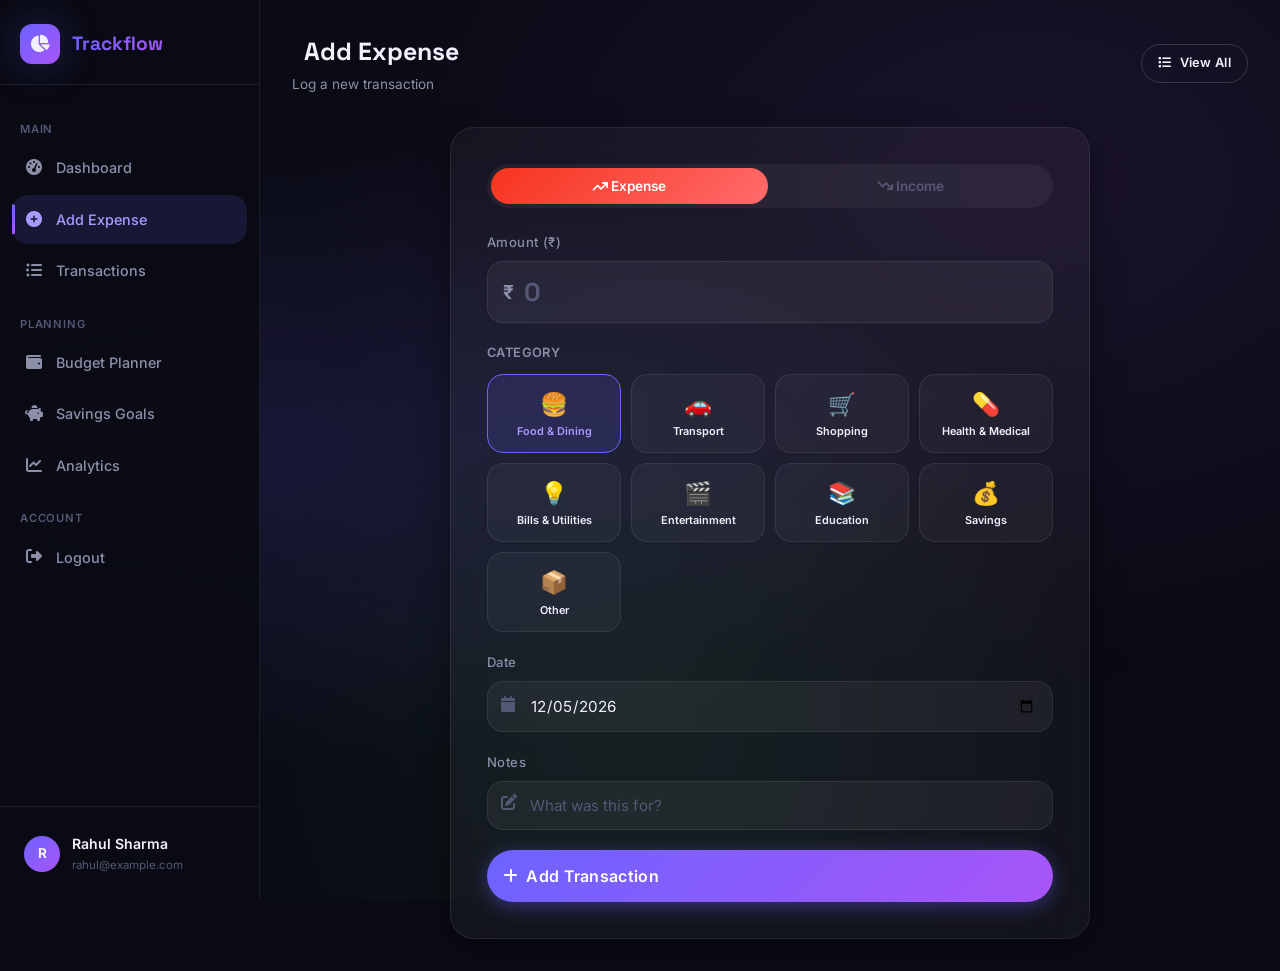
<file: Flowtracker/add-expense.html>
<!doctype html>
<html lang="en">
  <head>
    <meta charset="UTF-8" />
    <meta name="viewport" content="width=device-width, initial-scale=1.0" />
    <title>Add Expense – Trackflow</title>
    <link
      href="https://fonts.googleapis.com/css2?family=Inter:wght@300;400;500;600;700;800&family=Space+Grotesk:wght@400;500;600;700&display=swap"
      rel="stylesheet"
    />
    <link
      rel="stylesheet"
      href="https://cdnjs.cloudflare.com/ajax/libs/font-awesome/6.5.0/css/all.min.css"
    />
    <link rel="stylesheet" href="css/style.css" />
    <style>
      .form-card {
        max-width: 640px;
        margin: 0 auto;
        padding: 36px;
      }
      /* Plain wrapper — avoids position:relative + floating-label from style.css */
      .cat-section {
        margin-bottom: 20px;
      }
      .cat-section-label {
        font-size: 0.8rem;
        font-weight: 600;
        color: var(--text-secondary);
        margin-bottom: 10px;
        text-transform: uppercase;
        letter-spacing: 0.4px;
      }
      .category-grid {
        display: grid;
        grid-template-columns: repeat(4, 1fr);
        gap: 10px;
        margin-bottom: 4px;
      }
      .cat-btn {
        display: flex;
        flex-direction: column;
        align-items: center;
        gap: 6px;
        padding: 14px 6px;
        border-radius: var(--radius-md);
        background: rgba(255, 255, 255, 0.04);
        border: 1.5px solid var(--border);
        cursor: pointer;
        transition: var(--transition);
        font-size: 0.68rem;
        font-weight: 600;
        color: var(--text-primary);
        text-align: center;
        line-height: 1.3;
        word-break: break-word;
      }
      .cat-btn:hover {
        background: rgba(108, 99, 255, 0.1);
        border-color: rgba(108, 99, 255, 0.4);
        color: var(--text-primary);
      }
      .cat-btn.selected {
        background: rgba(108, 99, 255, 0.15);
        border-color: var(--accent-1);
        color: #a89bff;
      }
      .cat-btn .cat-emoji {
        font-size: 1.4rem;
      }

      .amount-input-wrap {
        position: relative;
      }
      .amount-prefix {
        position: absolute;
        left: 16px;
        top: 50%;
        transform: translateY(-50%);
        font-size: 1.2rem;
        font-weight: 700;
        color: var(--text-secondary);
        pointer-events: none;
      }
      .amount-input {
        padding-left: 36px !important;
        font-size: 1.6rem !important;
        font-weight: 700 !important;
        font-family: "Space Grotesk", sans-serif !important;
      }

      .type-toggle {
        display: flex;
        gap: 4px;
        background: rgba(255, 255, 255, 0.05);
        border-radius: var(--radius-full);
        padding: 4px;
        margin-bottom: 24px;
      }
      .type-btn {
        flex: 1;
        padding: 10px;
        text-align: center;
        border-radius: var(--radius-full);
        font-size: 0.85rem;
        font-weight: 600;
        cursor: pointer;
        transition: var(--transition);
        color: var(--text-muted);
        border: none;
        background: none;
      }
      .type-btn.active.expense {
        background: var(--gradient-danger);
        color: #fff;
      }
      .type-btn.active.income {
        background: var(--gradient-success);
        color: #0a0b14;
      }

      /* Success overlay */
      .success-content {
        display: flex;
        flex-direction: column;
        align-items: center;
        gap: 16px;
      }
      .success-amount {
        font-family: "Space Grotesk", sans-serif;
        font-size: 2rem;
        font-weight: 800;
      }
      .checkmark-svg {
        width: 80px;
        height: 80px;
      }
      .checkmark-circle {
        fill: none;
        stroke: #43e97b;
        stroke-width: 3;
        stroke-dasharray: 166;
        stroke-dashoffset: 166;
        animation: dash-circle 0.6s ease forwards 0.3s;
      }
      .checkmark-tick {
        fill: none;
        stroke: #43e97b;
        stroke-width: 4;
        stroke-linecap: round;
        stroke-linejoin: round;
        stroke-dasharray: 50;
        stroke-dashoffset: 50;
        animation: dash-tick 0.4s ease forwards 0.9s;
      }
      @keyframes dash-circle {
        to {
          stroke-dashoffset: 0;
        }
      }
      @keyframes dash-tick {
        to {
          stroke-dashoffset: 0;
        }
      }

      @media (max-width: 600px) {
        .category-grid {
          grid-template-columns: repeat(3, 1fr);
        }
        .form-card {
          padding: 24px 16px;
        }
      }
    </style>
    <link rel="prefetch" href="dashboard.html" />
    <link rel="prefetch" href="transactions.html" />
    <link rel="prefetch" href="add-expense.html" />
    <link rel="prefetch" href="budget.html" />
    <link rel="prefetch" href="savings.html" />
    <link rel="prefetch" href="analytics.html" />
  </head>
  <body>
    <div class="page-wrapper">
      <!-- SIDEBAR -->
      <aside class="sidebar" id="sidebar">
        <div class="sidebar-brand">
          <div class="brand-icon"><i class="fa-solid fa-chart-pie"></i></div>
          <span class="brand-name">Trackflow</span>
        </div>
        <nav class="sidebar-nav">
          <div class="nav-section-title">Main</div>
          <a href="dashboard.html" class="nav-item" data-page="dashboard.html">
            <span class="nav-icon"><i class="fa-solid fa-gauge-high"></i></span
            >Dashboard</a
          >
          <a
            href="add-expense.html"
            class="nav-item"
            data-page="add-expense.html"
          >
            <span class="nav-icon"><i class="fa-solid fa-plus-circle"></i></span
            >Add Expense</a
          >
          <a
            href="transactions.html"
            class="nav-item"
            data-page="transactions.html"
          >
            <span class="nav-icon"><i class="fa-solid fa-list-ul"></i></span
            >Transactions</a
          >
          <div class="nav-section-title">Planning</div>
          <a href="budget.html" class="nav-item" data-page="budget.html">
            <span class="nav-icon"><i class="fa-solid fa-wallet"></i></span
            >Budget Planner</a
          >
          <a href="savings.html" class="nav-item" data-page="savings.html">
            <span class="nav-icon"><i class="fa-solid fa-piggy-bank"></i></span
            >Savings Goals</a
          >
          <a href="analytics.html" class="nav-item" data-page="analytics.html">
            <span class="nav-icon"><i class="fa-solid fa-chart-line"></i></span
            >Analytics</a
          >
          <div class="nav-section-title">Account</div>
          <a href="login.html" class="nav-item"
            ><span class="nav-icon"
              ><i class="fa-solid fa-right-from-bracket"></i></span
            >Logout</a
          >
        </nav>
        <div class="sidebar-footer">
          <div class="user-avatar-sidebar">
            <div class="avatar-img" id="sb-user-init">RS</div>
            <div class="avatar-info">
              <div class="avatar-name" id="sb-user-name">Rahul Sharma</div>
              <div class="avatar-email" id="sb-user-email">
                rahul@example.com
              </div>
            </div>
          </div>
        </div>
      </aside>
      <div class="sidebar-overlay" id="sidebar-overlay"></div>

      <main class="main-content">
        <div class="top-bar">
          <div>
            <button class="menu-toggle" id="menu-toggle">
              <i class="fa-solid fa-bars"></i>
            </button>
            <h1
              class="page-title"
              style="display: inline-block; margin-left: 12px"
            >
              Add Expense
            </h1>
            <div class="page-subtitle">Log a new transaction</div>
          </div>
          <div class="top-actions">
            <a href="transactions.html" class="btn btn-outline btn-sm"
              ><i class="fa-solid fa-list"></i> View All</a
            >
          </div>
        </div>

        <div class="form-card glass-card" id="form-card">
          <!-- Type toggle -->
          <div class="type-toggle">
            <button
              class="type-btn active expense"
              id="type-expense"
              onclick="setType('expense')"
            >
              <i class="fa-solid fa-arrow-trend-up"></i> Expense
            </button>
            <button
              class="type-btn income"
              id="type-income"
              onclick="setType('income')"
            >
              <i class="fa-solid fa-arrow-trend-down"></i> Income
            </button>
          </div>

          <!-- Amount -->
          <div class="input-group">
            <label>Amount (₹)</label>
            <div class="amount-input-wrap">
              <span class="amount-prefix">₹</span>
              <input
                type="number"
                id="inp-amount"
                class="input-field amount-input"
                placeholder="0"
                min="1"
              />
            </div>
          </div>

          <!-- Category -->
          <div class="cat-section">
            <div class="cat-section-label">Category</div>
            <div class="category-grid" id="category-grid"></div>
            <input type="hidden" id="selected-cat" value="" />
          </div>

          <!-- Date -->
          <div class="input-group">
            <label for="inp-date">Date</label>
            <span class="input-icon"><i class="fa-solid fa-calendar"></i></span>
            <input type="date" id="inp-date" class="input-field has-icon" />
          </div>

          <!-- Notes -->
          <div class="input-group">
            <label for="inp-note">Notes</label>
            <span class="input-icon"
              ><i class="fa-solid fa-pen-to-square"></i
            ></span>
            <input
              type="text"
              id="inp-note"
              class="input-field has-icon"
              placeholder="What was this for?"
            />
          </div>

          <button
            class="btn btn-primary w-full"
            style="padding: 16px; font-size: 1rem"
            id="submit-btn"
            onclick="submitExpense()"
          >
            <i class="fa-solid fa-plus"></i> Add Transaction
          </button>
        </div>
      </main>
    </div>

    <!-- Bottom Nav -->
    <nav class="bottom-nav">
      <div class="bottom-nav-items">
        <a href="dashboard.html" class="bottom-nav-item"
          ><span class="icon"><i class="fa-solid fa-gauge-high"></i></span
          >Home</a
        >
        <a href="transactions.html" class="bottom-nav-item"
          ><span class="icon"><i class="fa-solid fa-list-ul"></i></span
          >History</a
        >
        <a href="add-expense.html" class="bottom-nav-add"
          ><i class="fa-solid fa-plus"></i
        ></a>
        <a href="budget.html" class="bottom-nav-item"
          ><span class="icon"><i class="fa-solid fa-wallet"></i></span>Budget</a
        >
        <a href="analytics.html" class="bottom-nav-item"
          ><span class="icon"><i class="fa-solid fa-chart-pie"></i></span
          >Analytics</a
        >
      </div>
    </nav>

    <!-- Success Overlay -->
    <div class="success-overlay" id="success-overlay">
      <div class="success-content">
        <svg class="checkmark-svg" viewBox="0 0 80 80">
          <circle class="checkmark-circle" cx="40" cy="40" r="36" />
          <polyline class="checkmark-tick" points="24,42 35,53 58,28" />
        </svg>
        <div style="text-align: center">
          <div class="success-text">Transaction Added!</div>
          <div class="success-amount" id="success-amount">₹0</div>
          <div class="success-sub" id="success-cat">Food & Dining · Today</div>
        </div>
        <button class="btn btn-primary" onclick="closeSuccess()">
          <i class="fa-solid fa-plus"></i> Add Another
        </button>
        <a href="dashboard.html" class="btn btn-outline">Go to Dashboard</a>
      </div>
    </div>

    <div id="toast-container"></div>
    <script src="https://cdnjs.cloudflare.com/ajax/libs/gsap/3.12.5/gsap.min.js"></script>
    <script src="js/app.js"></script>
    <script>
      // ── Module-level state (shared across setType / submitExpense / closeSuccess) ──
      // These must live OUTSIDE _initPage so the global functions below can close over them.
      var _currentType = "expense";
      var _expGrid = null; // reference to #category-grid DOM node
      var _expCats = null; // resolved category list

      // ── GLOBAL: onclick="setType(...)" handlers need window-level access ──
      function setType(t) {
        _currentType = t;
        var expBtn = document.getElementById("type-expense");
        var incBtn = document.getElementById("type-income");
        if (expBtn)
          expBtn.className =
            "type-btn" + (t === "expense" ? " active expense" : "");
        if (incBtn)
          incBtn.className =
            "type-btn" + (t === "income" ? " active income" : "");
        if (typeof gsap !== "undefined") {
          gsap.fromTo(
            ".type-btn.active",
            { scale: 0.95 },
            { scale: 1, duration: 0.3, ease: "back.out(2)" },
          );
        }
      }

      // ── GLOBAL: onclick="submitExpense()" ──
      function submitExpense() {
        // If the grid hasn't been initialised yet (e.g. router navigation in
        // progress), run _initPage first then bail — the user can tap again.
        if (!_expGrid) {
          _initPage();
          if (typeof showToast === "function")
            showToast("Almost ready — please try again", "info");
          return;
        }

        var amtEl = document.getElementById("inp-amount");
        var catEl = document.getElementById("selected-cat");
        var dateEl = document.getElementById("inp-date");
        var noteEl = document.getElementById("inp-note");

        var amount = parseFloat(amtEl ? amtEl.value : "");
        var cat = catEl ? catEl.value : "";
        var date = dateEl ? dateEl.value : "";
        var note =
          noteEl && noteEl.value.trim()
            ? noteEl.value.trim()
            : "No description";

        if (!amount || amount <= 0) {
          if (typeof showToast === "function")
            showToast("Please enter a valid amount", "error");
          if (typeof gsap !== "undefined")
            gsap.fromTo(
              "#inp-amount",
              { x: 0 },
              {
                x: 10,
                duration: 0.06,
                repeat: 5,
                yoyo: true,
                ease: "power2.inOut",
              },
            );
          return;
        }
        if (!cat) {
          if (typeof showToast === "function")
            showToast("Please select a category", "error");
          return;
        }
        if (!date) {
          if (typeof showToast === "function")
            showToast("Please select a date", "error");
          if (typeof gsap !== "undefined")
            gsap.fromTo(
              "#inp-date",
              { x: 0 },
              {
                x: 10,
                duration: 0.06,
                repeat: 5,
                yoyo: true,
                ease: "power2.inOut",
              },
            );
          return;
        }

        var txn = {
          id: Date.now(),
          date: date,
          category: cat,
          amount: amount,
          note: note,
          type: _currentType,
        };
        Trackflow.transactions.unshift(txn);
        saveTransactions();

        // Refresh all live UI widgets immediately — no reload needed
        if (typeof renderRecentTransactions === "function")
          renderRecentTransactions();
        if (typeof renderBudgetMini === "function") renderBudgetMini();
        if (typeof renderGoalsMini === "function") renderGoalsMini();

        var catMeta =
          typeof getCategoryMeta === "function"
            ? getCategoryMeta(cat)
            : (_expCats &&
                _expCats.find(function (c) {
                  return c.id === cat;
                })) || { label: cat, icon: "📦" };

        var saEl = document.getElementById("success-amount");
        var scEl = document.getElementById("success-cat");
        var soEl = document.getElementById("success-overlay");
        if (saEl) saEl.textContent = formatINR(amount);
        if (scEl) scEl.textContent = catMeta.label + " · " + formatDate(date);
        if (soEl) soEl.classList.add("active");
        if (typeof gsap !== "undefined")
          gsap.fromTo(
            ".success-content",
            { scale: 0.8, opacity: 0 },
            { scale: 1, opacity: 1, duration: 0.5, ease: "back.out(1.6)" },
          );
        if (typeof launchConfetti === "function") launchConfetti();
      }

      // ── GLOBAL: onclick="closeSuccess()" ──
      function closeSuccess() {
        if (typeof gsap !== "undefined") {
          gsap.to(".success-content", {
            scale: 0.9,
            opacity: 0,
            duration: 0.3,
            onComplete: _resetForm,
          });
        } else {
          _resetForm();
        }
      }

      function _resetForm() {
        var soEl = document.getElementById("success-overlay");
        if (soEl) soEl.classList.remove("active");
        var aEl = document.getElementById("inp-amount");
        if (aEl) aEl.value = "";
        var nEl = document.getElementById("inp-note");
        if (nEl) nEl.value = "";
        var dEl = document.getElementById("inp-date");
        if (dEl) {
          var now = new Date();
          var localDate =
            now.getFullYear() +
            "-" +
            String(now.getMonth() + 1).padStart(2, "0") +
            "-" +
            String(now.getDate()).padStart(2, "0");
          dEl.value = localDate;
        }
        setType("expense");
        if (_expGrid) {
          _expGrid.querySelectorAll(".cat-btn").forEach(function (b) {
            b.classList.remove("selected");
          });
          var first = _expGrid.querySelector(".cat-btn");
          if (first) first.click();
        }
      }

      // ── _initPage: builds the grid, attaches focus/amount listeners, sidebar ──
      function _initPage() {
        if (typeof initSidebar === "function") initSidebar();

        var dateEl = document.getElementById("inp-date");
        if (dateEl) {
          var now = new Date();
          dateEl.value =
            now.getFullYear() +
            "-" +
            String(now.getMonth() + 1).padStart(2, "0") +
            "-" +
            String(now.getDate()).padStart(2, "0");
        }

        // Reset type toggle to Expense on every page init
        setType("expense");

        // Category list — prefer Trackflow.categories, fall back to defaults
        var _fallbackCats = [
          { id: "food", icon: "🍔", label: "Food & Dining" },
          { id: "transport", icon: "🚗", label: "Transport" },
          { id: "shopping", icon: "🛍️", label: "Shopping" },
          { id: "health", icon: "💊", label: "Health" },
          { id: "bills", icon: "💡", label: "Bills & Utils" },
          { id: "entertainment", icon: "🎬", label: "Entertainment" },
          { id: "education", icon: "📚", label: "Education" },
          { id: "savings", icon: "🏦", label: "Savings" },
          { id: "other", icon: "📦", label: "Other" },
        ];
        _expCats =
          typeof Trackflow !== "undefined" &&
          Trackflow.categories &&
          Trackflow.categories.length
            ? Trackflow.categories
            : _fallbackCats;

        _expGrid = document.getElementById("category-grid");
        if (_expGrid) {
          _expGrid.innerHTML = ""; // clear before rebuild (handles router re-navigation)
          _expCats.forEach(function (cat) {
            var btn = document.createElement("div");
            btn.className = "cat-btn";
            btn.dataset.id = cat.id;
            btn.innerHTML =
              '<span class="cat-emoji">' +
              cat.icon +
              "</span><span>" +
              cat.label +
              "</span>";
            btn.addEventListener("click", function () {
              _expGrid.querySelectorAll(".cat-btn").forEach(function (b) {
                b.classList.remove("selected");
              });
              btn.classList.add("selected");
              var scEl = document.getElementById("selected-cat");
              if (scEl) scEl.value = cat.id;
              if (typeof gsap !== "undefined")
                gsap.fromTo(
                  btn,
                  { scale: 0.88 },
                  { scale: 1, duration: 0.4, ease: "back.out(2)" },
                );
            });
            _expGrid.appendChild(btn);
          });
          var firstBtn = _expGrid.querySelector(".cat-btn");
          if (firstBtn) firstBtn.click();
        }

        // Input glow on focus (skip hidden inputs)
        document
          .querySelectorAll(".input-field:not([type=hidden])")
          .forEach(function (inp) {
            inp.addEventListener("focus", function () {
              if (typeof gsap !== "undefined")
                gsap.to(inp, { scale: 1.005, duration: 0.2 });
            });
            inp.addEventListener("blur", function () {
              if (typeof gsap !== "undefined")
                gsap.to(inp, { scale: 1, duration: 0.2 });
            });
          });

        // Amount pulse on input
        var amtInp = document.getElementById("inp-amount");
        if (amtInp) {
          amtInp.addEventListener("input", function () {
            if (parseFloat(this.value) > 0 && typeof gsap !== "undefined") {
              gsap.fromTo(
                this,
                { borderColor: "var(--accent-1)" },
                { borderColor: "var(--border)", duration: 0.5, delay: 0.3 },
              );
            }
          });
        }

        // Entrance animation
        if (typeof gsap !== "undefined") {
          gsap.fromTo(
            ".form-card",
            { opacity: 0, y: 14 },
            { opacity: 1, y: 0, duration: 0.3, ease: "power2.out" },
          );
        }
      }

      // Expose so the SPA router can call window.initAddExpensePage() on every navigation
      window.initAddExpensePage = _initPage;

      // Run after DOM is live — handles both normal load and router-injected navigation
      if (document.readyState === "loading") {
        document.addEventListener("DOMContentLoaded", _initPage);
      } else {
        requestAnimationFrame(_initPage);
      }
    </script>
    <script src="js/router.js"></script>
  </body>
</html>
</file>
<file: Flowtracker/css/style.css>
/* ============================
   GLOBAL DESIGN SYSTEM
   Trackflow – Premium Expense Tracker
   ============================ */

@import url("https://fonts.googleapis.com/css2?family=Inter:wght@300;400;500;600;700;800;900&family=Space+Grotesk:wght@400;500;600;700&display=swap");

/* ---- CSS Variables ---- */
:root {
  --bg-primary: #0a0b14;
  --bg-secondary: #0d0f1e;
  --bg-card: rgba(255, 255, 255, 0.04);
  --bg-card-hover: rgba(255, 255, 255, 0.07);
  --border: rgba(255, 255, 255, 0.08);
  --border-hover: rgba(255, 255, 255, 0.16);

  --accent-1: #6c63ff;
  --accent-2: #ff6b6b;
  --accent-3: #43e97b;
  --accent-4: #f7971e;

  --gradient-primary: linear-gradient(135deg, #6c63ff 0%, #a855f7 100%);
  --gradient-success: linear-gradient(135deg, #43e97b 0%, #38f9d7 100%);
  --gradient-danger: linear-gradient(135deg, #f7341e 0%, #ff6b6b 100%);
  --gradient-gold: linear-gradient(135deg, #f7971e 0%, #ffd200 100%);
  --gradient-bg:
    radial-gradient(
      ellipse at 20% 50%,
      rgba(108, 99, 255, 0.15) 0%,
      transparent 50%
    ),
    radial-gradient(
      ellipse at 80% 20%,
      rgba(168, 85, 247, 0.1) 0%,
      transparent 50%
    ),
    radial-gradient(
      ellipse at 50% 80%,
      rgba(67, 233, 123, 0.06) 0%,
      transparent 50%
    );

  --text-primary: #f0f0ff;
  --text-secondary: #8b8fa8;
  --text-muted: #555875;

  --radius-sm: 8px;
  --radius-md: 16px;
  --radius-lg: 24px;
  --radius-xl: 32px;
  --radius-full: 9999px;

  --shadow-glow-purple: 0 0 40px rgba(108, 99, 255, 0.3);
  --shadow-glow-green: 0 0 40px rgba(67, 233, 123, 0.25);
  --shadow-card: 0 8px 32px rgba(0, 0, 0, 0.4);
  --shadow-elevated: 0 20px 60px rgba(0, 0, 0, 0.5);

  --sidebar-w: 260px;
  --nav-h: 64px;
  --transition: all 0.3s cubic-bezier(0.4, 0, 0.2, 1);
}

/* ---- Reset & Base ---- */
*,
*::before,
*::after {
  box-sizing: border-box;
  margin: 0;
  padding: 0;
  -webkit-tap-highlight-color: transparent;
  outline: none !important;
}

html {
  scroll-behavior: smooth;
  font-size: 16px;
  overflow-x: hidden;
}

body {
  font-family: "Inter", sans-serif;
  background: var(--bg-primary);
  color: var(--text-primary);
  min-height: 100vh;
  overflow-x: hidden;
  line-height: 1.6;
}

/* Custom Selection Highlight */
::selection {
  background: rgba(108, 99, 255, 0.2);
  color: #fff;
}
::-moz-selection {
  background: rgba(108, 99, 255, 0.2);
  color: #fff;
}

body::before {
  content: "";
  position: fixed;
  inset: 0;
  background: var(--gradient-bg);
  pointer-events: none;
  z-index: 0;
}

a {
  text-decoration: none;
  color: inherit;
}
ul {
  list-style: none;
}
img {
  max-width: 100%;
  display: block;
}
input,
select,
textarea,
button {
  font-family: inherit;
}

/* ---- Scrollbar ---- */
::-webkit-scrollbar {
  width: 6px;
}
::-webkit-scrollbar-track {
  background: transparent;
}
::-webkit-scrollbar-thumb {
  background: rgba(108, 99, 255, 0.4);
  border-radius: var(--radius-full);
}
::-webkit-scrollbar-thumb:hover {
  background: var(--accent-1);
}

/* ============================
   GLASSMORPHISM CARD
   ============================ */
.glass-card {
  background: var(--bg-card);
  border: 1px solid var(--border);
  border-radius: var(--radius-lg);
  backdrop-filter: blur(20px);
  -webkit-backdrop-filter: blur(20px);
  box-shadow: var(--shadow-card);
  transition: var(--transition);
}
.glass-card:hover {
  background: var(--bg-card-hover);
  border-color: var(--border-hover);
  transform: translateY(-2px);
  box-shadow: var(--shadow-elevated);
}

/* ============================
   BUTTONS
   ============================ */
.btn {
  display: inline-flex;
  align-items: center;
  gap: 8px;
  padding: 12px 24px;
  border-radius: var(--radius-full);
  border: none;
  cursor: pointer;
  font-weight: 600;
  font-size: 0.9rem;
  letter-spacing: 0.3px;
  transition: var(--transition);
  position: relative;
  overflow: hidden;
}
.btn::after {
  content: "";
  position: absolute;
  inset: 0;
  background: rgba(255, 255, 255, 0);
  transition: background 0.3s;
}
.btn:hover::after {
  background: rgba(255, 255, 255, 0.08);
}
.btn:active {
  transform: none;
}

.btn-primary {
  background: var(--gradient-primary);
  color: #fff;
  box-shadow: 0 4px 20px rgba(108, 99, 255, 0.4);
}
.btn-primary:hover {
  box-shadow: 0 8px 30px rgba(108, 99, 255, 0.6);
  transform: translateY(-1px);
}

.btn-outline {
  background: transparent;
  color: var(--text-primary);
  border: 1px solid var(--border-hover);
}
.btn-outline:hover {
  border-color: var(--accent-1);
  color: var(--accent-1);
}

.btn-ghost {
  background: transparent;
  color: var(--text-secondary);
}
.btn-ghost:hover {
  color: var(--text-primary);
  background: var(--bg-card);
}

.btn-danger {
  background: var(--gradient-danger);
  color: #fff;
  box-shadow: 0 4px 16px rgba(255, 107, 107, 0.3);
}
.btn-success {
  background: var(--gradient-success);
  color: #0a0b14;
  font-weight: 700;
  box-shadow: 0 4px 16px rgba(67, 233, 123, 0.3);
}

.btn-icon {
  padding: 10px;
  border-radius: 50%;
  aspect-ratio: 1;
}

.btn-sm {
  padding: 8px 16px;
  font-size: 0.8rem;
}
.btn-lg {
  padding: 16px 36px;
  font-size: 1rem;
}

/* ============================
   INPUTS
   ============================ */
.input-group {
  position: relative;
  margin-bottom: 20px;
}
.input-group label {
  display: block;
  font-size: 0.82rem;
  font-weight: 500;
  color: var(--text-secondary);
  margin-bottom: 8px;
  letter-spacing: 0.4px;
}
.input-field {
  width: 100%;
  padding: 14px 16px;
  background: rgba(255, 255, 255, 0.05);
  border: 1px solid var(--border);
  border-radius: var(--radius-md);
  color: var(--text-primary);
  font-size: 0.95rem;
  transition: var(--transition);
  outline: none;
  appearance: none;
}
.input-field::placeholder {
  color: var(--text-muted);
}
.input-field:focus {
  border-color: var(--accent-1);
  background: rgba(108, 99, 255, 0.08);
  box-shadow: none;
}
.input-field:hover:not(:focus) {
  border-color: var(--border-hover);
}

.input-icon {
  position: absolute;
  left: 14px;
  bottom: 14px;
  color: var(--text-muted);
  pointer-events: none;
  font-size: 1rem;
}
.input-field.has-icon {
  padding-left: 42px;
}

select.input-field {
  cursor: pointer;
  background-image: url("data:image/svg+xml,%3Csvg xmlns='http://www.w3.org/2000/svg' width='16' height='16' viewBox='0 0 24 24' fill='none' stroke='%238b8fa8' stroke-width='2'%3E%3Cpath d='M6 9l6 6 6-6'/%3E%3C/svg%3E");
  background-repeat: no-repeat;
  background-position: right 14px center;
  padding-right: 40px;
}
select.input-field option {
  background: #1a1b2e;
  color: var(--text-primary);
}

/* ============================
   BADGES
   ============================ */
.badge {
  display: inline-flex;
  align-items: center;
  gap: 4px;
  padding: 4px 10px;
  border-radius: var(--radius-full);
  font-size: 0.75rem;
  font-weight: 600;
  letter-spacing: 0.3px;
}
.badge-purple {
  background: rgba(108, 99, 255, 0.2);
  color: #a89bff;
}
.badge-green {
  background: rgba(67, 233, 123, 0.15);
  color: #43e97b;
}
.badge-red {
  background: rgba(255, 107, 107, 0.15);
  color: #ff6b6b;
}
.badge-gold {
  background: rgba(247, 151, 30, 0.15);
  color: #f7971e;
}
.badge-blue {
  background: rgba(56, 189, 248, 0.15);
  color: #38bdf8;
}

/* ============================
   PROGRESS BAR
   ============================ */
.progress-bar {
  width: 100%;
  height: 8px;
  background: rgba(255, 255, 255, 0.08);
  border-radius: var(--radius-full);
  overflow: hidden;
}
.progress-fill {
  height: 100%;
  border-radius: var(--radius-full);
  transition: width 1.2s cubic-bezier(0.4, 0, 0.2, 1);
  position: relative;
}
.progress-fill::after {
  content: "";
  position: absolute;
  top: 0;
  right: 0;
  width: 20px;
  height: 100%;
  background: rgba(255, 255, 255, 0.4);
  filter: blur(4px);
  border-radius: var(--radius-full);
}
.progress-fill.purple {
  background: var(--gradient-primary);
}
.progress-fill.green {
  background: var(--gradient-success);
}
.progress-fill.gold {
  background: var(--gradient-gold);
}
.progress-fill.red {
  background: var(--gradient-danger);
}

/* ============================
   PAGE LAYOUT
   ============================ */
.page-wrapper {
  display: flex;
  min-height: 100vh;
  position: relative;
  z-index: 1;
  /* NOTE: NO overflow-x here — it breaks position:fixed children on mobile */
}

/* ---- Sidebar ---- */
.sidebar {
  width: var(--sidebar-w);
  background: rgba(10, 11, 20, 0.95);
  border-right: 1px solid var(--border);
  backdrop-filter: blur(20px);
  -webkit-backdrop-filter: blur(20px);
  position: fixed;
  left: 0;
  top: 0;
  bottom: 0;
  z-index: 100;
  display: flex;
  flex-direction: column;
  transition: transform 0.35s cubic-bezier(0.4, 0, 0.2, 1);
  overflow-y: auto;
  overflow-x: hidden;
}
.sidebar-brand {
  display: flex;
  align-items: center;
  gap: 12px;
  padding: 24px 20px 20px;
  border-bottom: 1px solid var(--border);
}
.brand-icon {
  width: 40px;
  height: 40px;
  background: var(--gradient-primary);
  border-radius: 12px;
  display: flex;
  align-items: center;
  justify-content: center;
  font-size: 1.1rem;
  box-shadow: var(--shadow-glow-purple);
}
.brand-name {
  font-family: "Space Grotesk", sans-serif;
  font-size: 1.2rem;
  font-weight: 700;
  background: var(--gradient-primary);
  -webkit-background-clip: text;
  -webkit-text-fill-color: transparent;
  background-clip: text;
}

.sidebar-nav {
  padding: 16px 12px;
  flex: 1;
}
.nav-section-title {
  font-size: 0.7rem;
  font-weight: 600;
  color: var(--text-muted);
  letter-spacing: 0.8px;
  text-transform: uppercase;
  padding: 8px 8px 4px;
  margin-top: 12px;
}
.nav-item {
  display: flex;
  align-items: center;
  gap: 12px;
  padding: 12px 12px;
  border-radius: var(--radius-md);
  color: var(--text-secondary);
  font-size: 0.9rem;
  font-weight: 500;
  cursor: pointer;
  transition: var(--transition);
  position: relative;
  margin-bottom: 2px;
}
.nav-item:hover {
  background: var(--bg-card);
  color: var(--text-primary);
}
.nav-item.active {
  background: rgba(108, 99, 255, 0.15);
  color: #a89bff;
}
.nav-item.active::before {
  content: "";
  position: absolute;
  left: 0;
  top: 50%;
  transform: translateY(-50%);
  width: 3px;
  height: 60%;
  background: var(--gradient-primary);
  border-radius: 0 2px 2px 0;
}
.nav-item .nav-icon {
  width: 20px;
  text-align: center;
  font-size: 1rem;
}
.nav-badge {
  margin-left: auto;
  background: rgba(108, 99, 255, 0.25);
  color: #a89bff;
  padding: 2px 8px;
  border-radius: var(--radius-full);
  font-size: 0.7rem;
  font-weight: 700;
}

.sidebar-footer {
  padding: 16px 12px;
  border-top: 1px solid var(--border);
}
.user-avatar-sidebar {
  display: flex;
  align-items: center;
  gap: 12px;
  padding: 10px 12px;
  border-radius: var(--radius-md);
  cursor: pointer;
  transition: var(--transition);
}
.user-avatar-sidebar:hover {
  background: var(--bg-card);
}
.avatar-img {
  width: 36px;
  height: 36px;
  border-radius: 50%;
  background: var(--gradient-primary);
  display: flex;
  align-items: center;
  justify-content: center;
  font-weight: 700;
  font-size: 0.85rem;
  flex-shrink: 0;
}
.avatar-info {
  overflow: hidden;
}
.avatar-name {
  font-size: 0.88rem;
  font-weight: 600;
  color: var(--text-primary);
}
.avatar-email {
  font-size: 0.72rem;
  color: var(--text-muted);
  white-space: nowrap;
  overflow: hidden;
  text-overflow: ellipsis;
}

/* ---- Main Content ---- */
.main-content {
  margin-left: var(--sidebar-w);
  flex: 1;
  padding: 32px;
  min-height: 100vh;
  min-width: 0;
  max-width: calc(100% - var(--sidebar-w));
  /* NOTE: NO overflow-x here — breaks position:fixed top-bar on mobile */
}

/* ---- Top Bar ---- */
.top-bar {
  display: flex;
  align-items: center;
  justify-content: space-between;
  margin-bottom: 32px;
}
.page-title {
  font-family: "Space Grotesk", sans-serif;
  font-size: 1.55rem;
  font-weight: 700;
  color: var(--text-primary);
}
.page-subtitle {
  font-size: 0.85rem;
  color: var(--text-secondary);
  margin-top: 2px;
}

.top-actions {
  display: flex;
  align-items: center;
  gap: 12px;
}
.notification-btn {
  width: 40px;
  height: 40px;
  border-radius: 50%;
  background: var(--bg-card);
  border: 1px solid var(--border);
  display: flex;
  align-items: center;
  justify-content: center;
  cursor: pointer;
  color: var(--text-secondary);
  font-size: 1rem;
  transition: var(--transition);
  position: relative;
}
.notification-btn:hover {
  color: var(--text-primary);
  border-color: var(--border-hover);
}
.notif-dot {
  position: absolute;
  top: 6px;
  right: 6px;
  width: 8px;
  height: 8px;
  background: #ff6b6b;
  border-radius: 50%;
  border: 2px solid var(--bg-primary);
}

/* ---- Mobile Bottom Nav ---- */
.bottom-nav {
  display: none;
  position: fixed;
  bottom: 0;
  left: 0;
  right: 0;
  background: rgba(10, 11, 20, 0.95);
  border-top: 1px solid var(--border);
  backdrop-filter: blur(20px);
  -webkit-backdrop-filter: blur(20px);
  z-index: 100;
  padding: 8px 0 env(safe-area-inset-bottom, 8px);
}
.bottom-nav-items {
  display: flex;
  justify-content: space-around;
  align-items: center;
}
.bottom-nav-item {
  display: flex;
  flex-direction: column;
  align-items: center;
  gap: 3px;
  padding: 8px 12px;
  cursor: pointer;
  color: var(--text-muted);
  font-size: 0.68rem;
  font-weight: 500;
  border-radius: var(--radius-md);
  transition:
    color 0.2s ease,
    transform 0.2s ease;
  -webkit-tap-highlight-color: transparent;
  user-select: none;
}
.bottom-nav-item .icon {
  font-size: 1.2rem;
  transition: transform 0.2s cubic-bezier(0.34, 1.56, 0.64, 1);
}
.bottom-nav-item.active {
  color: var(--accent-1);
}
.bottom-nav-item.active .icon {
  transform: scale(1.18);
}
.bottom-nav-item:active .icon {
  transform: scale(0.95);
}
.bottom-nav-add {
  width: 52px;
  height: 52px;
  background: var(--gradient-primary);
  border-radius: 50%;
  display: flex;
  align-items: center;
  justify-content: center;
  color: #fff;
  font-size: 1.4rem;
  box-shadow: 0 4px 20px rgba(108, 99, 255, 0.5);
  margin-top: -16px;
  cursor: pointer;
  transition: transform 0.2s cubic-bezier(0.34, 1.56, 0.64, 1);
  -webkit-tap-highlight-color: transparent;
  user-select: none;
}
.bottom-nav-add:active {
  transform: scale(0.93);
}
.bottom-nav-add:hover {
  transform: scale(1.1) rotate(45deg);
}

/* ---- Mobile menu toggle ---- */
.menu-toggle {
  display: none;
  width: 40px;
  height: 40px;
  border-radius: 50%;
  background: var(--bg-card);
  border: 1px solid var(--border);
  align-items: center;
  justify-content: center;
  cursor: pointer;
  color: var(--text-primary);
  font-size: 1.1rem;
}
.sidebar-overlay {
  display: none;
  position: fixed;
  inset: 0;
  background: rgba(0, 0, 0, 0.6);
  z-index: 99;
  backdrop-filter: blur(4px);
}

/* ============================
   STATS CARDS
   ============================ */
.stats-grid {
  display: grid;
  grid-template-columns: repeat(4, 1fr);
  gap: 20px;
  margin-bottom: 28px;
}
.stat-card {
  padding: 24px;
  position: relative;
  overflow: hidden;
}
.stat-card::before {
  content: "";
  position: absolute;
  top: -30px;
  right: -30px;
  width: 100px;
  height: 100px;
  border-radius: 50%;
  opacity: 0.08;
}
.stat-card.purple::before {
  background: var(--accent-1);
}
.stat-card.green::before {
  background: var(--accent-3);
}
.stat-card.red::before {
  background: var(--accent-2);
}
.stat-card.gold::before {
  background: var(--accent-4);
}

.stat-label {
  font-size: 0.78rem;
  color: var(--text-muted);
  font-weight: 500;
  letter-spacing: 0.4px;
  text-transform: uppercase;
  margin-bottom: 10px;
}
.stat-value {
  font-family: "Space Grotesk", sans-serif;
  font-size: 1.9rem;
  font-weight: 700;
  color: var(--text-primary);
  letter-spacing: -0.5px;
  line-height: 1.1;
  margin-bottom: 8px;
}
.stat-change {
  font-size: 0.78rem;
  font-weight: 600;
  display: flex;
  align-items: center;
  gap: 4px;
}
.stat-change.up {
  color: var(--accent-3);
}
.stat-change.down {
  color: var(--accent-2);
}

.stat-icon {
  position: absolute;
  top: 20px;
  right: 20px;
  width: 42px;
  height: 42px;
  border-radius: 12px;
  display: flex;
  align-items: center;
  justify-content: center;
  font-size: 1.1rem;
}
.stat-icon.purple {
  background: rgba(108, 99, 255, 0.2);
  color: var(--accent-1);
}
.stat-icon.green {
  background: rgba(67, 233, 123, 0.15);
  color: var(--accent-3);
}
.stat-icon.red {
  background: rgba(255, 107, 107, 0.15);
  color: var(--accent-2);
}
.stat-icon.gold {
  background: rgba(247, 151, 30, 0.15);
  color: var(--accent-4);
}

/* ============================
   CHARTS SECTION
   ============================ */
.charts-row {
  display: grid;
  grid-template-columns: 1.6fr 1fr;
  gap: 20px;
  margin-bottom: 28px;
}
.chart-card {
  padding: 24px;
}
.chart-header {
  display: flex;
  align-items: flex-start;
  justify-content: space-between;
  margin-bottom: 20px;
}
.chart-title {
  font-family: "Space Grotesk", sans-serif;
  font-size: 1rem;
  font-weight: 600;
}
.chart-subtitle {
  font-size: 0.78rem;
  color: var(--text-muted);
  margin-top: 2px;
}
.chart-canvas-wrap {
  position: relative;
  width: 100%;
}

/* ============================
   TOAST NOTIFICATIONS
   ============================ */
#toast-container {
  position: fixed;
  top: 24px;
  right: 24px;
  z-index: 9999;
  display: flex;
  flex-direction: column;
  gap: 10px;
  pointer-events: none;
}
.toast {
  background: rgba(26, 27, 46, 0.98);
  border: 1px solid var(--border);
  border-radius: var(--radius-md);
  padding: 14px 20px;
  display: flex;
  align-items: center;
  gap: 12px;
  box-shadow: var(--shadow-elevated);
  min-width: 280px;
  max-width: 380px;
  pointer-events: all;
  backdrop-filter: blur(20px);
}
.toast-icon {
  font-size: 1.1rem;
}
.toast-body {
  flex: 1;
}
.toast-title {
  font-weight: 600;
  font-size: 0.9rem;
}
.toast-msg {
  font-size: 0.8rem;
  color: var(--text-secondary);
  margin-top: 2px;
}
.toast.success .toast-icon {
  color: var(--accent-3);
}
.toast.error .toast-icon {
  color: var(--accent-2);
}
.toast.info .toast-icon {
  color: var(--accent-1);
}

/* ============================
   EMPTY STATE
   ============================ */
.empty-state {
  display: flex;
  flex-direction: column;
  align-items: center;
  justify-content: center;
  padding: 60px 20px;
  color: var(--text-muted);
  text-align: center;
  gap: 12px;
}
.empty-icon {
  font-size: 3rem;
  opacity: 0.4;
}
.empty-title {
  font-size: 1rem;
  font-weight: 600;
  color: var(--text-secondary);
}
.empty-desc {
  font-size: 0.85rem;
  max-width: 280px;
}

/* ============================
   MODAL
   ============================ */
.modal-overlay {
  position: fixed;
  inset: 0;
  background: rgba(0, 0, 0, 0.7);
  backdrop-filter: blur(8px);
  z-index: 200;
  display: flex;
  align-items: center;
  justify-content: center;
  padding: 20px;
  opacity: 0;
  pointer-events: none;
  transition: opacity 0.3s;
}
.modal-overlay.active {
  opacity: 1;
  pointer-events: all;
}
.modal-card {
  background: #13142a;
  border: 1px solid var(--border-hover);
  border-radius: var(--radius-xl);
  padding: 36px;
  width: 100%;
  max-width: 460px;
  box-shadow: var(--shadow-elevated);
  transform: translateY(30px) scale(0.95);
  transition: transform 0.35s cubic-bezier(0.34, 1.56, 0.64, 1);
}
.modal-overlay.active .modal-card {
  transform: translateY(0) scale(1);
}
.modal-title {
  font-family: "Space Grotesk", sans-serif;
  font-size: 1.3rem;
  font-weight: 700;
  margin-bottom: 8px;
}
.modal-close {
  position: absolute;
  top: 20px;
  right: 20px;
  width: 32px;
  height: 32px;
  border-radius: 50%;
  background: var(--bg-card);
  border: 1px solid var(--border);
  display: flex;
  align-items: center;
  justify-content: center;
  cursor: pointer;
  color: var(--text-secondary);
  font-size: 1rem;
  transition: var(--transition);
}
.modal-card {
  position: relative;
}
.modal-close:hover {
  color: var(--text-primary);
  background: var(--bg-card-hover);
}

/* ============================
   SUCCESS ANIMATION
   ============================ */
.success-overlay {
  position: fixed;
  inset: 0;
  background: rgba(0, 0, 0, 0.8);
  backdrop-filter: blur(10px);
  z-index: 300;
  display: flex;
  align-items: center;
  justify-content: center;
  flex-direction: column;
  gap: 20px;
  opacity: 0;
  pointer-events: none;
  transition: opacity 0.3s;
}
.success-overlay.active {
  opacity: 1;
  pointer-events: all;
}
.success-circle {
  width: 100px;
  height: 100px;
  border-radius: 50%;
  background: var(--gradient-success);
  display: flex;
  align-items: center;
  justify-content: center;
  font-size: 2.5rem;
  box-shadow: 0 0 60px rgba(67, 233, 123, 0.5);
}
.success-text {
  font-family: "Space Grotesk", sans-serif;
  font-size: 1.4rem;
  font-weight: 700;
  color: var(--text-primary);
}
.success-sub {
  color: var(--text-secondary);
  font-size: 0.9rem;
}

/* ============================
   CONFETTI DOT  (for celebrations)
   ============================ */
.confetti-dot {
  position: fixed;
  width: 8px;
  height: 8px;
  border-radius: 2px;
  pointer-events: none;
  z-index: 400;
}

/* ============================
   UTILITY
   ============================ */
.flex {
  display: flex;
}
.flex-col {
  display: flex;
  flex-direction: column;
}
.items-center {
  align-items: center;
}
.justify-between {
  justify-content: space-between;
}
.gap-8 {
  gap: 8px;
}
.gap-12 {
  gap: 12px;
}
.gap-16 {
  gap: 16px;
}
.gap-20 {
  gap: 20px;
}
.w-full {
  width: 100%;
}
.text-right {
  text-align: right;
}
.text-center {
  text-align: center;
}
.mb-8 {
  margin-bottom: 8px;
}
.mb-12 {
  margin-bottom: 12px;
}
.mb-16 {
  margin-bottom: 16px;
}
.mb-20 {
  margin-bottom: 20px;
}
.mb-24 {
  margin-bottom: 24px;
}
.mb-28 {
  margin-bottom: 28px;
}
.mt-auto {
  margin-top: auto;
}
.opacity-0 {
  opacity: 0;
}
.grid-2 {
  display: grid;
  grid-template-columns: repeat(2, 1fr);
  gap: 20px;
}

/* ============================
   RESPONSIVE
   ============================ */
@media (max-width: 1200px) {
  .stats-grid {
    grid-template-columns: repeat(2, 1fr);
  }
  .charts-row {
    grid-template-columns: 1fr;
  }
}
@media (max-width: 900px) {
  .sidebar {
    transform: translateX(-100%);
  }
  .sidebar.open {
    transform: translateX(0);
  }
  .sidebar-overlay.active {
    display: block;
  }
  /* Enough top padding so fixed header (≈60px) never overlaps anything */
  .main-content {
    margin-left: 0;
    max-width: 100%;
    padding: 86px 14px 100px;
  }
  .bottom-nav {
    display: block;
  }
  .menu-toggle {
    display: flex;
  }
  .top-bar {
    position: fixed;
    top: 0;
    left: 0;
    right: 0;
    z-index: 200; /* higher than sidebar overlay */
    padding: 10px 14px;
    margin-bottom: 0; /* fixed elements don't push siblings, explicit 0 */
    background: rgba(10, 11, 20, 0.97);
    backdrop-filter: blur(20px);
    -webkit-backdrop-filter: blur(20px);
    border-bottom: 1px solid var(--border);
    gap: 8px;
    flex-wrap: nowrap;
    min-height: 60px;
  }
  .page-title {
    font-size: 1.05rem !important;
  }
  .page-subtitle {
    display: none;
  }
  .top-actions .btn {
    display: none;
  }
  .stats-grid {
    grid-template-columns: repeat(2, 1fr);
    gap: 10px;
  }
  .stat-value {
    font-size: 1.3rem;
  }
  .grid-2 {
    grid-template-columns: 1fr;
  }
  #toast-container {
    top: 72px;
    right: 12px;
    left: 12px;
  }
  .toast {
    min-width: unset;
    max-width: 100%;
  }
  .modal-card {
    padding: 24px 20px;
    margin: 0;
  }
}
@media (max-width: 600px) {
  .stats-grid {
    grid-template-columns: 1fr 1fr;
    gap: 8px;
  }
  .stat-card {
    padding: 14px 12px;
  }
  .stat-value {
    font-size: 1.1rem;
  }
  .stat-icon {
    display: none;
  }
  .stat-change {
    font-size: 0.7rem;
  }
  .main-content {
    padding: 82px 10px 96px;
  }
  .chart-card {
    padding: 16px 14px;
  }
  .chart-header {
    flex-direction: column;
    gap: 8px;
    align-items: flex-start;
  }
  .charts-main,
  .charts-bottom {
    grid-template-columns: 1fr !important;
  }
  .analytics-grid-top {
    grid-template-columns: 1fr 1fr !important;
    gap: 8px;
  }
  .insight-strip {
    grid-template-columns: 1fr !important;
  }
  .budget-grid {
    grid-template-columns: 1fr !important;
  }
  .goals-grid {
    grid-template-columns: 1fr !important;
  }
  .budget-summary-row {
    grid-template-columns: 1fr !important;
  }
  .goals-summary {
    grid-template-columns: 1fr 1fr !important;
  }
  .dash-grid {
    grid-template-columns: 1fr !important;
  }
}
</file>
